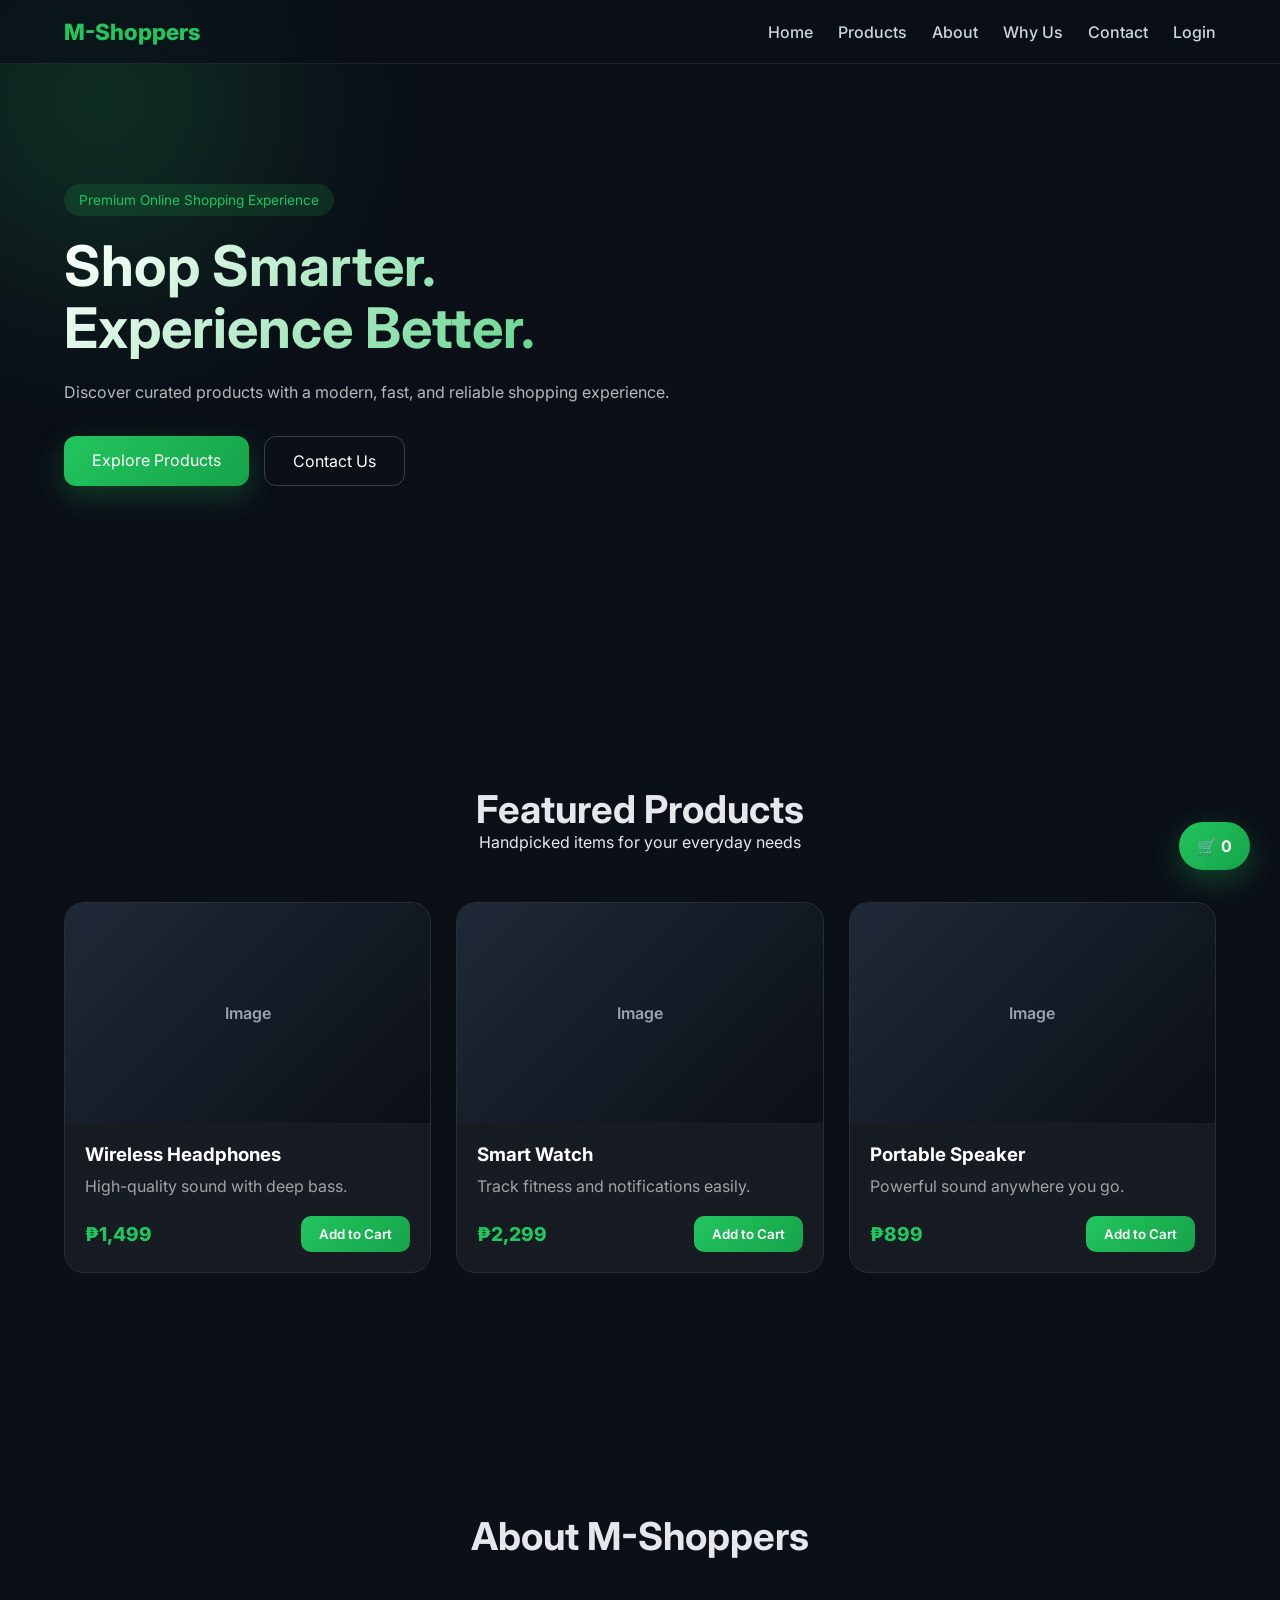
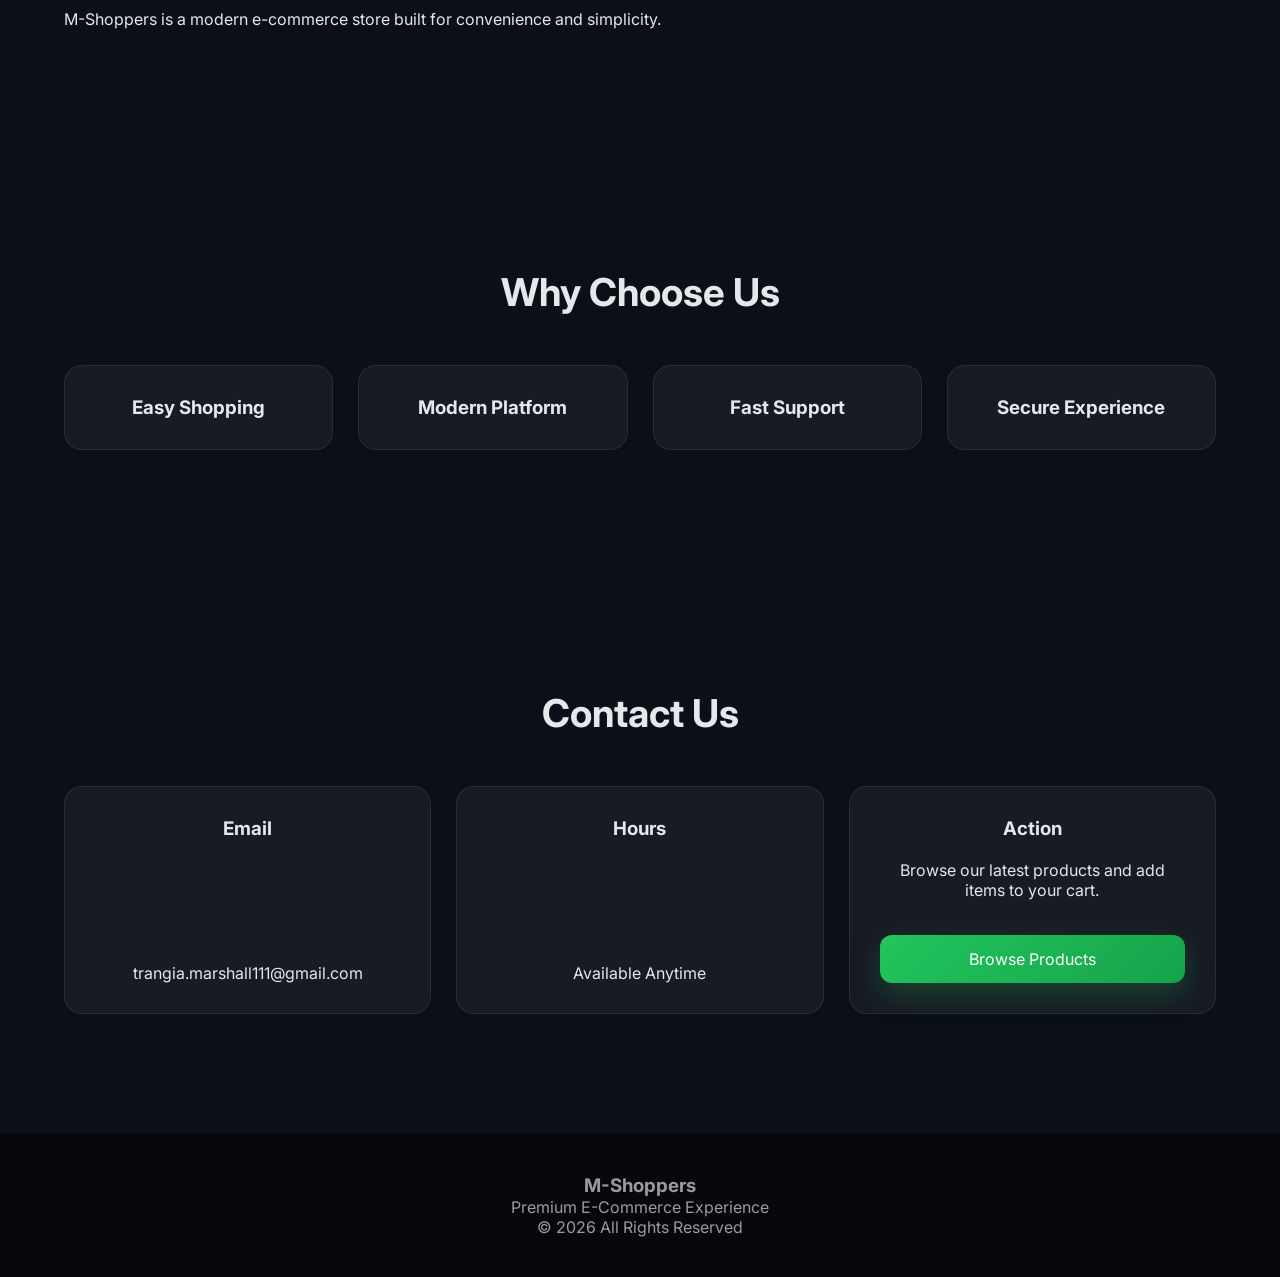
<file: index.html>
<!DOCTYPE html>
<html lang="en">
<head>
    <meta charset="UTF-8">
    <meta name="viewport" content="width=device-width, initial-scale=1.0">
    <title>M-Shoppers | Premium E-Commerce</title>

    <link rel="stylesheet" href="style.css">
    <link href="https://fonts.googleapis.com/css2?family=Inter:wght@300;400;500;600;700;800&display=swap" rel="stylesheet">
</head>

<body>

<div class="bg-glow"></div>

<!-- HEADER -->
<header>
    <div class="container nav-container">
        <div class="logo">M-Shoppers</div>

        <nav>
            <ul class="nav-links">
                <li><a href="#">Home</a></li>
                <li><a href="#products">Products</a></li>
                <li><a href="#about">About</a></li>
                <li><a href="#why-us">Why Us</a></li>
                <li><a href="#contact">Contact</a></li>
                <li><a href="user/login.html">Login</a></li>
            </ul>
        </nav>
    </div>
</header>

<!-- HERO -->
<section class="hero">
    <div class="container hero-content">

        <div class="hero-text">

            <span class="badge">Premium Online Shopping Experience</span>

            <h1>Shop Smarter.<br>Experience Better.</h1>

            <p>
                Discover curated products with a modern, fast, and reliable shopping experience.
            </p>

            <div class="hero-buttons">
                <a href="#products" class="btn-primary">Explore Products</a>
                <a href="#contact" class="btn-secondary">Contact Us</a>
            </div>

        </div>

        <div class="hero-visual">
            <!-- optional visual placeholder -->
        </div>

    </div>
</section>

<!-- PRODUCTS -->
<section id="products" class="section">
    <div class="container">

        <div class="section-title">
            <h2>Featured Products</h2>
            <p>Handpicked items for your everyday needs</p>
        </div>

        <div class="products-grid">

            <div class="product-card">
                <div class="product-image">Image</div>
                <div class="product-content">
                    <h3>Wireless Headphones</h3>
                    <p>High-quality sound with deep bass.</p>
                    <div class="product-footer">
                        <span class="price">₱1,499</span>
                        <button class="cart-btn" data-name="Wireless Headphones" data-price="1499">
                            Add to Cart
                        </button>
                    </div>
                </div>
            </div>

            <div class="product-card">
                <div class="product-image">Image</div>
                <div class="product-content">
                    <h3>Smart Watch</h3>
                    <p>Track fitness and notifications easily.</p>
                    <div class="product-footer">
                        <span class="price">₱2,299</span>
                        <button class="cart-btn" data-name="Smart Watch" data-price="2299">
                            Add to Cart
                        </button>
                    </div>
                </div>
            </div>

            <div class="product-card">
                <div class="product-image">Image</div>
                <div class="product-content">
                    <h3>Portable Speaker</h3>
                    <p>Powerful sound anywhere you go.</p>
                    <div class="product-footer">
                        <span class="price">₱899</span>
                        <button class="cart-btn" data-name="Portable Speaker" data-price="899">
                            Add to Cart
                        </button>
                    </div>
                </div>
            </div>

        </div>
    </div>
</section>

<!-- ABOUT -->
<section id="about" class="section">
    <div class="container">
        <div class="section-title"><h2>About M-Shoppers</h2></div>
        <div class="about-content">
            <p>M-Shoppers is a modern e-commerce store built for convenience and simplicity.</p>
        </div>
    </div>
</section>

<!-- WHY -->
<section id="why-us" class="section">
    <div class="container">
        <div class="section-title"><h2>Why Choose Us</h2></div>

        <div class="why-grid">
            <div class="why-card"><h3>Easy Shopping</h3></div>
            <div class="why-card"><h3>Modern Platform</h3></div>
            <div class="why-card"><h3>Fast Support</h3></div>
            <div class="why-card"><h3>Secure Experience</h3></div>
        </div>
    </div>
</section>

<!-- CONTACT -->
<section id="contact" class="section">
    <div class="container">

        <div class="section-title">
            <h2>Contact Us</h2>
        </div>

        <div class="contact-grid">

            <div class="contact-card">
                <h3>Email</h3>
                <p>trangia.marshall111@gmail.com</p>
            </div>

            <div class="contact-card">
                <h3>Hours</h3>
                <p>Available Anytime</p>
            </div>

            <div class="contact-card">
                <h3>Action</h3>
                <p>Browse our latest products and add items to your cart.</p>
                <a href="#products" class="btn-primary">
                    Browse Products
                </a>
            </div>

        </div>

    </div>
</section>

<!-- FOOTER -->
<footer>
    <div class="container">
        <h3>M-Shoppers</h3>
        <p>Premium E-Commerce Experience</p>
        <p>© 2026 All Rights Reserved</p>
    </div>
</footer>

<!-- FLOATING CART -->
<div class="floating-cart" id="openCart">
    🛒 <span id="cartCount">0</span>
</div>

<!-- MINI CART -->
<div class="mini-cart" id="miniCart">

    <div class="mini-header">
        <h3>Your Cart</h3>
    </div>

    <div class="mini-items" id="cartItems">
        <p style="opacity:0.6; text-align:center;">Empty cart</p>
    </div>

    <div class="mini-footer">
        <strong>Total: ₱<span id="cartTotal">0</span></strong>
        <button class="checkout-btn">Checkout</button>
    </div>

</div>

<script src="script.js" defer></script>
</body>
</html>
</file>
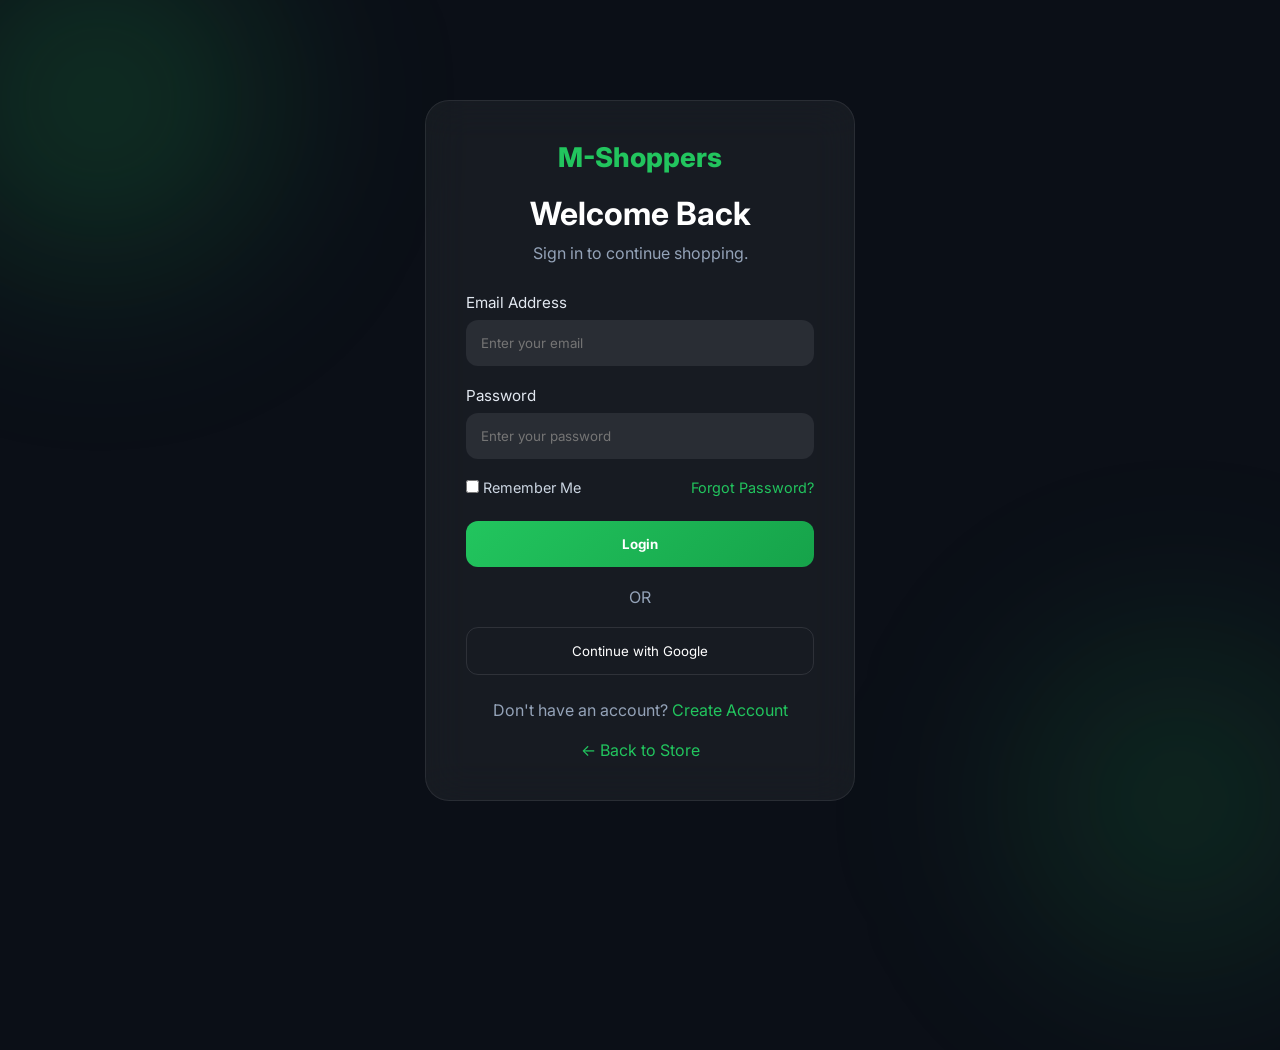
<file: user/login.html>
<!DOCTYPE html>
<html lang="en">
<head>
    <meta charset="UTF-8">
    <meta name="viewport" content="width=device-width, initial-scale=1.0">
    <title>Login | M-Shoppers</title>

    <link rel="stylesheet" href="login.css">

    <link href="https://fonts.googleapis.com/css2?family=Inter:wght@300;400;500;600;700;800&display=swap" rel="stylesheet">
</head>
<body>

<div class="login-container">

    <div class="login-card">

        <div class="logo">
            M-Shoppers
        </div>

        <h1>Welcome Back</h1>

        <p class="subtitle">
            Sign in to continue shopping.
        </p>

        <form>

            <div class="input-group">
                <label>Email Address</label>
                <input type="email" placeholder="Enter your email">
            </div>

            <div class="input-group">
                <label>Password</label>
                <input type="password" placeholder="Enter your password">
            </div>

            <div class="options">

                <label class="remember">
                    <input type="checkbox">
                    Remember Me
                </label>

                <a href="#">
                    Forgot Password?
                </a>

            </div>

            <button type="submit" class="login-btn">
                Login
            </button>

        </form>

        <div class="divider">
            OR
        </div>

        <button class="google-btn">
            Continue with Google
        </button>

        <p class="register-text">
            Don't have an account?
            <a href="register.html">
                Create Account
            </a>
        </p>

        <a href="index.html" class="back-home">
            ← Back to Store
        </a>

    </div>

</div>

</body>
</html>
</file>
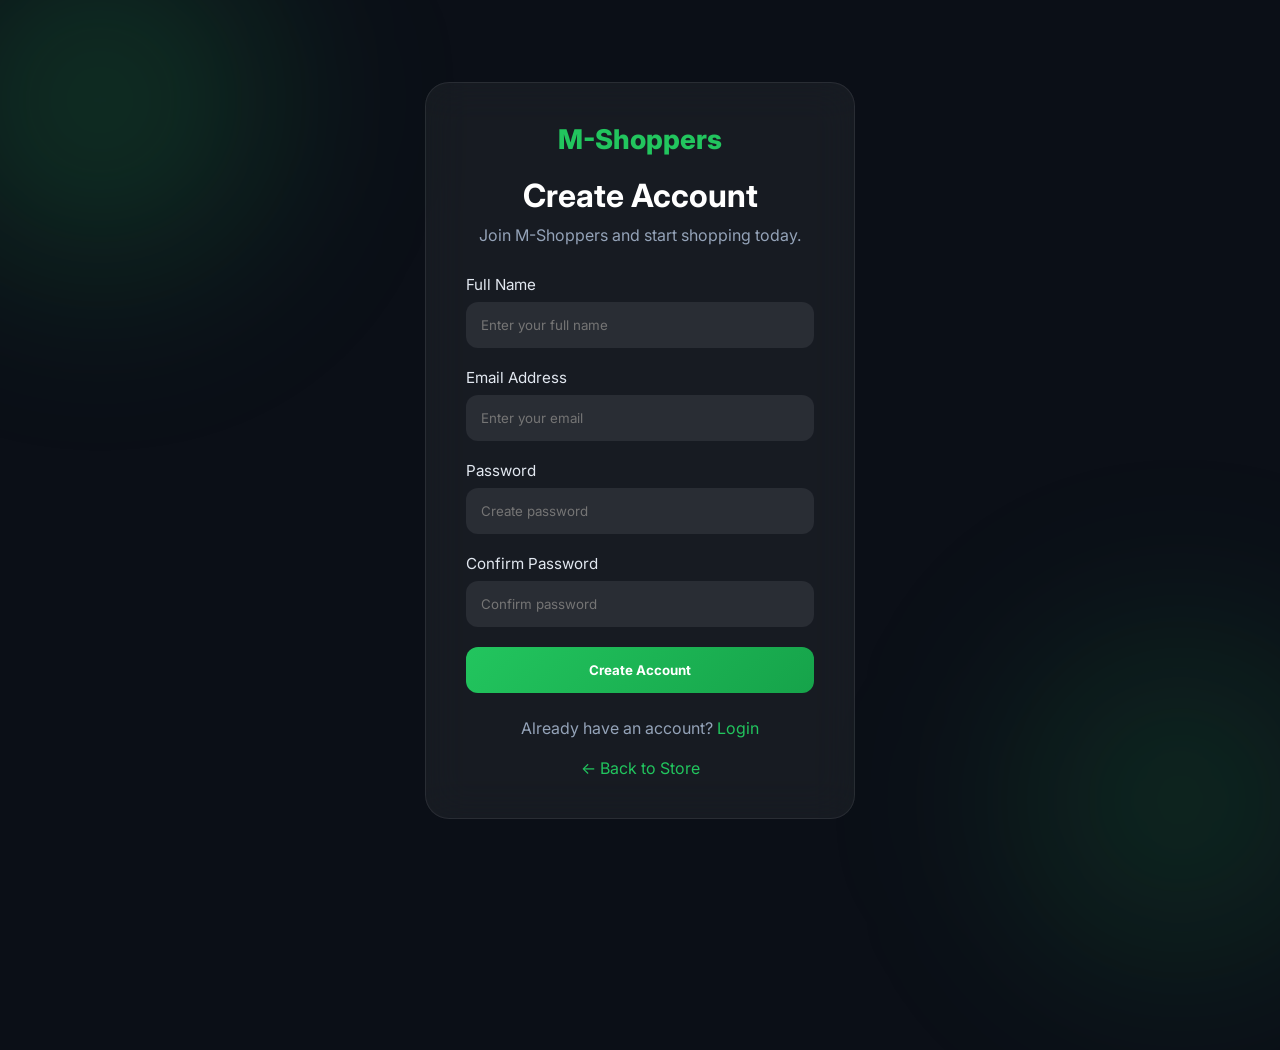
<file: user/register.html>
<!DOCTYPE html>
<html lang="en">
<head>
    <meta charset="UTF-8">
    <meta name="viewport" content="width=device-width, initial-scale=1.0">
    <title>Create Account | M-Shoppers</title>

    <link rel="stylesheet" href="login.css">

    <link href="https://fonts.googleapis.com/css2?family=Inter:wght@300;400;500;600;700;800&display=swap" rel="stylesheet">
</head>
<body>

<div class="login-container">

    <div class="login-card">

        <div class="logo">
            M-Shoppers
        </div>

        <h1>Create Account</h1>

        <p class="subtitle">
            Join M-Shoppers and start shopping today.
        </p>

        <form id="registerForm">

            <div class="input-group">
                <label>Full Name</label>
                <input
                    type="text"
                    id="fullname"
                    placeholder="Enter your full name"
                    required
                >
            </div>

            <div class="input-group">
                <label>Email Address</label>
                <input
                    type="email"
                    id="email"
                    placeholder="Enter your email"
                    required
                >
            </div>

            <div class="input-group">
                <label>Password</label>
                <input
                    type="password"
                    id="password"
                    placeholder="Create password"
                    required
                >
            </div>

            <div class="input-group">
                <label>Confirm Password</label>
                <input
                    type="password"
                    id="confirmPassword"
                    placeholder="Confirm password"
                    required
                >
            </div>

            <button type="submit" class="login-btn">
                Create Account
            </button>

        </form>

        <p class="register-text">
            Already have an account?
            <a href="login.html">
                Login
            </a>
        </p>

        <a href="../index.html" class="back-home">
            ← Back to Store
        </a>

    </div>

</div>

<script>

document.getElementById("registerForm")
.addEventListener("submit", function(e){

    e.preventDefault();

    const password =
        document.getElementById("password").value;

    const confirmPassword =
        document.getElementById("confirmPassword").value;

    if(password !== confirmPassword){

        alert("Passwords do not match.");
        return;
    }

    alert("Account created successfully!");

    window.location.href = "login.html";

});

</script>

</body>
</html>
</file>
<file: style.css>
/* =========================
   RESET + BASE
========================= */
* {
    margin: 0;
    padding: 0;
    box-sizing: border-box;
    font-family: 'Inter', sans-serif;
}

html {
    scroll-behavior: smooth;
}

body {
    color: #e5e7eb;
    background: #0b0f17;
    overflow-x: hidden;
}

/* =========================
   BACKGROUND GLOW
========================= */
body::before {
    content: "";
    position: fixed;
    width: 600px;
    height: 600px;
    background: radial-gradient(circle, rgba(34,197,94,0.25), transparent 60%);
    top: -200px;
    left: -200px;
    filter: blur(80px);
    z-index: -1;
}

/* =========================
   CONTAINER
========================= */
.container {
    width: 90%;
    max-width: 1200px;
    margin: auto;
}

/* =========================
   HEADER
========================= */
header {
    position: sticky;
    top: 0;
    z-index: 1000;
    backdrop-filter: blur(15px);
    background: rgba(10, 15, 25, 0.7);
    border-bottom: 1px solid rgba(255,255,255,0.08);
}

.nav-container {
    display: flex;
    justify-content: space-between;
    align-items: center;
    padding: 18px 0;
}

.logo {
    font-size: 1.4rem;
    font-weight: 800;
    color: #22c55e;
}

.nav-links {
    display: flex;
    gap: 25px;
    list-style: none;
}

.nav-links a {
    text-decoration: none;
    color: #cbd5e1;
    font-weight: 500;
    transition: 0.3s;
}

.nav-links a:hover {
    color: #22c55e;
}

/* =========================
   HERO
========================= */
.hero {
    padding: 120px 0;
    margin-bottom: 60px;
    position: relative;
    z-index: 2;
}

.hero-content {
    display: grid;
    grid-template-columns: 2fr 1fr;
    gap: 60px;
    align-items: center;
}

.badge {
    display: inline-block;
    background: rgba(34,197,94,0.15);
    color: #22c55e;
    padding: 8px 15px;
    border-radius: 50px;
    margin-bottom: 20px;
    font-size: 0.85rem;
}

.hero h1 {
    font-size: 3.5rem;
    line-height: 1.1;
    background: linear-gradient(135deg, #fff, #22c55e);
    -webkit-background-clip: text;
    -webkit-text-fill-color: transparent;
    margin-bottom: 20px;
}

.hero p {
    color: rgba(255,255,255,0.7);
    line-height: 1.7;
}

/* =========================
   BUTTONS
========================= */
.hero-buttons {
    margin-top: 30px;
    display: flex;
    gap: 15px;
}

.btn-primary {
    background: linear-gradient(135deg, #22c55e, #16a34a);
    color: white;
    padding: 14px 28px;
    border-radius: 12px;
    text-decoration: none;
    transition: 0.3s;
    box-shadow: 0 10px 30px rgba(34,197,94,0.25);
}

.btn-primary:hover {
    transform: translateY(-3px);
}

.btn-secondary {
    border: 1px solid rgba(255,255,255,0.2);
    color: white;
    padding: 14px 28px;
    border-radius: 12px;
    text-decoration: none;
    transition: 0.3s;
}

.btn-secondary:hover {
    border-color: #22c55e;
    color: #22c55e;
}

/* =========================
   SECTIONS
========================= */
.section {
    padding-top: 120px;
    padding-bottom: 120px;
    position: relative;
    z-index: 1;
}

.section-title {
    text-align: center;
    margin-bottom: 50px;
}

.section-title h2 {
    font-size: 2.4rem;
}

/* =========================
   PRODUCTS
========================= */
.products-grid {
    display: grid;
    grid-template-columns: repeat(auto-fit, minmax(260px, 1fr));
    gap: 25px;
}

.product-card {
    background: rgba(255,255,255,0.05);
    border: 1px solid rgba(255,255,255,0.08);
    border-radius: 20px;
    overflow: hidden;
    transition: 0.35s ease;
    backdrop-filter: blur(10px);
}

.product-card:hover {
    transform: translateY(-12px);
    border-color: rgba(34,197,94,0.5);
    box-shadow: 0 20px 50px rgba(34,197,94,0.08);
}

.product-image {
    height: 220px;
    background: linear-gradient(135deg, #1f2937, #0b0f17);
    display: flex;
    align-items: center;
    justify-content: center;
    color: #9ca3af;
    font-weight: 600;
}

.product-content {
    padding: 20px;
}

.product-content h3 {
    margin-bottom: 10px;
    color: #fff;
}

.product-content p {
    color: rgba(255,255,255,0.6);
    margin-bottom: 20px;
}

.product-footer {
    display: flex;
    justify-content: space-between;
    align-items: center;
}

.price {
    font-size: 1.2rem;
    font-weight: 800;
    color: #22c55e;
}

.cart-btn {
    border: none;
    background: linear-gradient(135deg, #22c55e, #16a34a);
    color: white;
    padding: 10px 18px;
    border-radius: 10px;
    cursor: pointer;
    transition: 0.3s;
    font-weight: 600;
}

.cart-btn:hover {
    transform: scale(1.05);
    box-shadow: 0 10px 25px rgba(34,197,94,0.25);
}

/* =========================
   WHY / CONTACT
========================= */
.why-grid,
.contact-grid {
    display: grid;
    grid-template-columns: repeat(auto-fit, minmax(250px, 1fr));
    gap: 25px;
}

.why-card,
.contact-card {
    background: rgba(255,255,255,0.05);
    border: 1px solid rgba(255,255,255,0.08);
    padding: 30px;
    border-radius: 18px;
    text-align: center;
    backdrop-filter: blur(10px);
}

/* =========================
   FOOTER
========================= */
footer {
    background: #05070c;
    text-align: center;
    padding: 40px 20px;
    color: rgba(255,255,255,0.6);
}

/* =========================
   MOBILE
========================= */
@media (max-width: 768px) {

    .hero-content {
        grid-template-columns: 1fr;
        text-align: center;
    }

    .hero h1 {
        font-size: 2.5rem;
    }

    .hero-buttons {
        justify-content: center;
        flex-wrap: wrap;
    }

    .nav-links {
        display: none;
    }
}

/* =========================
   FLOATING CART BUTTON
========================= */

.floating-cart {
    position: fixed;
    bottom: 30px;
    right: 30px;
    background: linear-gradient(135deg, #22c55e, #16a34a);
    color: white;
    padding: 14px 18px;
    border-radius: 50px;
    cursor: pointer;
    font-weight: 700;
    box-shadow: 0 10px 30px rgba(34,197,94,0.3);
    z-index: 9999;
    transition: 0.3s;
}

.floating-cart:hover {
    transform: scale(1.05);
}

/* =========================
   MINI CART
========================= */

.mini-cart {
    position: fixed;
    bottom: 95px;
    right: 30px;
    width: 320px;
    background: #0b0f17;
    border: 1px solid rgba(255,255,255,0.08);
    border-radius: 16px;
    box-shadow: 0 20px 60px rgba(0,0,0,0.6);
    display: none;
    flex-direction: column;
    z-index: 1999;
    overflow: hidden;
}

.mini-cart.active {
    display: flex;
}

.mini-header {
    padding: 15px;
    border-bottom: 1px solid rgba(255,255,255,0.08);
}

.mini-items {
    max-height: 250px;
    overflow-y: auto;
    padding: 10px;
}

.mini-item {
    display: flex;
    justify-content: space-between;
    padding: 10px;
    margin-bottom: 8px;
    background: rgba(255,255,255,0.04);
    border-radius: 10px;
}

.mini-footer {
    padding: 15px;
    border-top: 1px solid rgba(255,255,255,0.08);
}

.contact-card {
    background: rgba(255,255,255,0.05);
    border: 1px solid rgba(255,255,255,0.08);
    padding: 30px;
    border-radius: 18px;
    text-align: center;
    backdrop-filter: blur(10px);

    display: flex;
    flex-direction: column;
    justify-content: space-between;
    gap: 20px;
    min-height: 180px;
}

.contact-card .btn-primary {
    display: inline-block;
    margin-top: 15px;
}
</file>
<file: user/login.css>
*{
    margin:0;
    padding:0;
    box-sizing:border-box;
    font-family:'Inter',sans-serif;
}

body{
    min-height:100vh;
    display:flex;
    justify-content:center;
    align-items:center;
    background:#0b0f17;
    overflow:hidden;
    position:relative;
}

/* Background Glow */

body::before{
    content:"";
    position:absolute;
    width:500px;
    height:500px;
    background:radial-gradient(circle,
    rgba(34,197,94,.25),
    transparent 70%);
    top:-150px;
    left:-150px;
    filter:blur(80px);
}

body::after{
    content:"";
    position:absolute;
    width:500px;
    height:500px;
    background:radial-gradient(circle,
    rgba(34,197,94,.18),
    transparent 70%);
    bottom:-150px;
    right:-150px;
    filter:blur(80px);
}

.login-container{
    width:100%;
    display:flex;
    justify-content:center;
    align-items:center;
    padding:20px;
}

.login-card{
    width:100%;
    max-width:430px;
    background:rgba(255,255,255,.05);
    backdrop-filter:blur(20px);
    border:1px solid rgba(255,255,255,.08);
    border-radius:24px;
    padding:40px;
    position:relative;
    z-index:10;
}

.logo{
    text-align:center;
    color:#22c55e;
    font-size:1.7rem;
    font-weight:800;
    margin-bottom:20px;
}

.login-card h1{
    color:white;
    text-align:center;
    margin-bottom:10px;
}

.subtitle{
    text-align:center;
    color:#94a3b8;
    margin-bottom:30px;
}

.input-group{
    margin-bottom:20px;
}

.input-group label{
    display:block;
    color:#e2e8f0;
    margin-bottom:8px;
    font-size:.95rem;
}

.input-group input{
    width:100%;
    padding:14px;
    border:none;
    outline:none;
    border-radius:12px;
    background:rgba(255,255,255,.08);
    color:white;
    border:1px solid transparent;
}

.input-group input:focus{
    border-color:#22c55e;
}

.options{
    display:flex;
    justify-content:space-between;
    align-items:center;
    margin-bottom:25px;
    color:#cbd5e1;
    font-size:.9rem;
}

.options a{
    color:#22c55e;
    text-decoration:none;
}

.login-btn{
    width:100%;
    border:none;
    cursor:pointer;
    padding:15px;
    border-radius:12px;
    color:white;
    font-weight:700;
    background:linear-gradient(
        135deg,
        #22c55e,
        #16a34a
    );
    transition:.3s;
}

.login-btn:hover{
    transform:translateY(-2px);
}

.divider{
    text-align:center;
    color:#94a3b8;
    margin:20px 0;
}

.google-btn{
    width:100%;
    padding:15px;
    border-radius:12px;
    border:1px solid rgba(255,255,255,.1);
    background:transparent;
    color:white;
    cursor:pointer;
}

.register-text{
    text-align:center;
    margin-top:25px;
    color:#94a3b8;
}

.register-text a{
    color:#22c55e;
    text-decoration:none;
}

.back-home{
    display:block;
    text-align:center;
    margin-top:20px;
    color:#22c55e;
    text-decoration:none;
}
</file>
